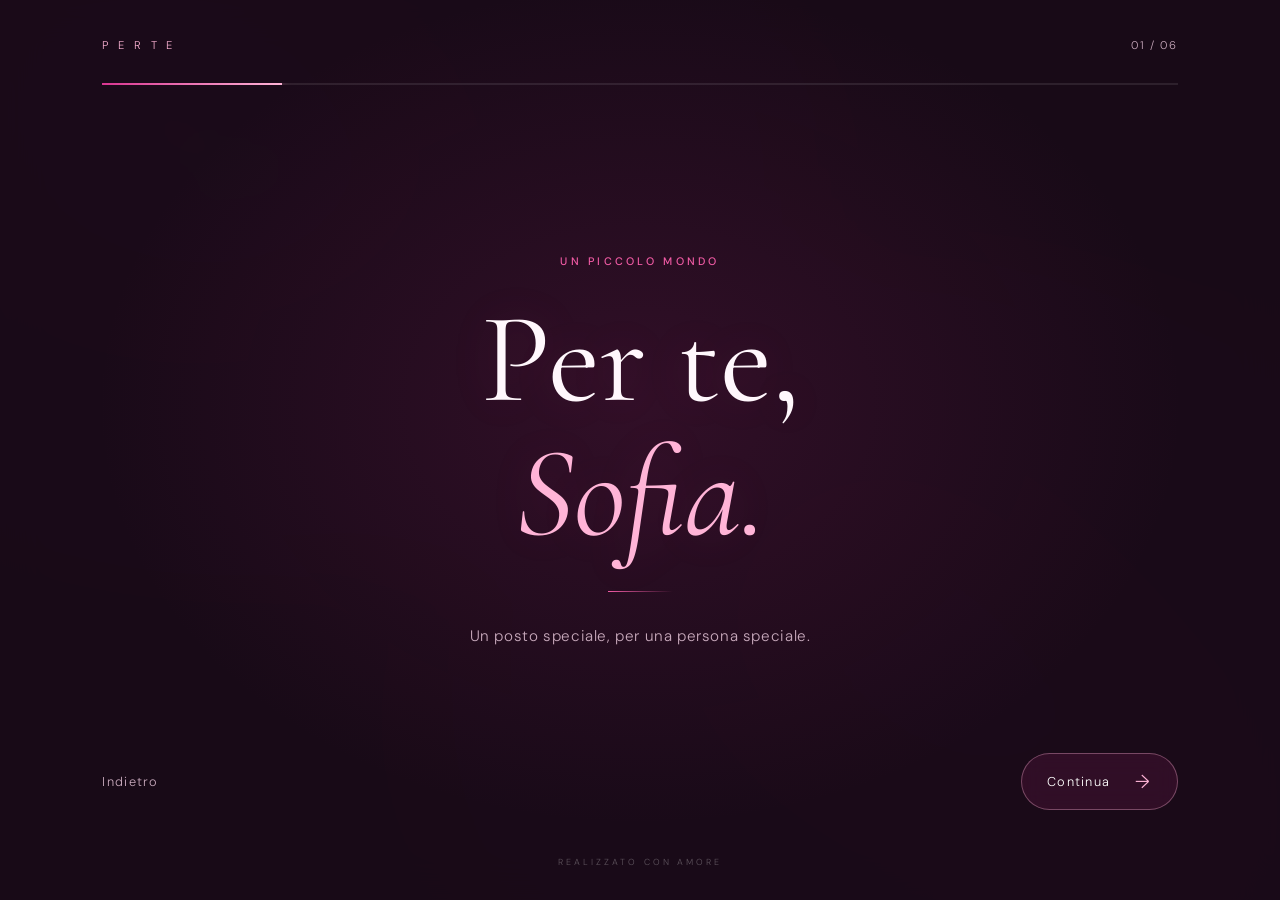
<file: index.html>
<!DOCTYPE html>
<html lang="it">

<head>
    <meta charset="UTF-8">
    <meta name="viewport" content="width=device-width, initial-scale=1.0">
    <meta name="theme-color" content="#260b20">

    <title>Per te, Sofia</title>

    <meta name="description" content="Un piccolo mondo fatto di ricordi, parole e momenti speciali.">

    <link rel="preconnect" href="https://fonts.googleapis.com">
    <link rel="preconnect" href="https://fonts.gstatic.com" crossorigin>

    <link href="https://fonts.googleapis.com/css2?family=Cormorant+Garamond:wght@400;500;600;700&family=DM+Sans:wght@300;400;500;600&display=swap" rel="stylesheet">

    <link rel="stylesheet" href="css/style.css">
</head>

<body>

    <!-- =====================================
         SFONDO ANIMATO
    ====================================== -->

    <div class="ambient-background">
        <div class="ambient-glow glow-one"></div>
        <div class="ambient-glow glow-two"></div>
        <div class="ambient-glow glow-three"></div>
        <div id="particles"></div>
    </div>


    <!-- =====================================
         SCHERMATA DI PRESENTAZIONE
    ====================================== -->

    <section id="presentation" class="presentation">

        <div class="presentation-top">
            <span class="presentation-brand">P E R   T E</span>
            <span class="presentation-counter" id="slideCounter">01 / 06</span>
        </div>

        <div class="presentation-progress">
            <div id="progressBar"></div>
        </div>

        <div class="slides-container">

            <!-- SLIDE 1 -->

            <article class="presentation-slide active" data-slide="0">

                <div class="slide-content">

                    <span class="eyebrow">UN PICCOLO MONDO</span>

                    <h1>
                        Per te,<br>
                        <span class="highlight">Sofia.</span>
                    </h1>

                    <div class="decorative-line"></div>

                    <p class="slide-description">
                        Un posto speciale, per una persona speciale.
                    </p>

                </div>

            </article>


            <!-- SLIDE 2 -->

            <article class="presentation-slide" data-slide="1">

                <div class="slide-content">

                    <span class="eyebrow">TUTTO HA UN INIZIO</span>

                    <h2>
                        La nostra<br>
                        <span class="highlight">storia.</span>
                    </h2>

                    <p class="slide-description">
                        <!-- TESTO PERSONALE -->
                    </p>

                </div>

            </article>


            <!-- SLIDE 3 -->

            <article class="presentation-slide" data-slide="2">

                <div class="slide-content">

                    <span class="eyebrow">PAROLE DAL CUORE</span>

                    <h2>
                        Quello che<br>
                        <span class="highlight">sento.</span>
                    </h2>

                    <p class="slide-description">
                        <!-- TESTO PERSONALE -->
                    </p>

                </div>

            </article>


            <!-- SLIDE 4 -->

            <article class="presentation-slide" data-slide="3">

                <div class="slide-content">

                    <span class="eyebrow">ISTANTI PREZIOSI</span>

                    <h2>
                        I nostri<br>
                        <span class="highlight">ricordi.</span>
                    </h2>

                    <p class="slide-description">
                        <!-- TESTO PERSONALE -->
                    </p>

                </div>

            </article>


            <!-- SLIDE 5 -->

            <article class="presentation-slide" data-slide="4">

                <div class="slide-content">

                    <span class="eyebrow">QUALCOSA DI SPECIALE</span>

                    <h2>
                        Per te,<br>
                        <span class="highlight">sempre.</span>
                    </h2>

                    <p class="slide-description">
                        <!-- TESTO PERSONALE -->
                    </p>

                </div>

            </article>


            <!-- SLIDE 6 -->

            <article class="presentation-slide" data-slide="5">

                <div class="slide-content final-slide">

                    <div class="final-heart">♡</div>

                    <span class="eyebrow">BENVENUTA</span>

                    <h2>
                        Questo è<br>
                        <span class="highlight">il nostro mondo.</span>
                    </h2>

                    <p class="slide-description">
                        Tutto quello che troverai qui è dedicato a noi.
                    </p>

                </div>

            </article>

        </div>


        <!-- CONTROLLI PRESENTAZIONE -->

        <div class="presentation-controls">

            <button id="previousSlide" class="previous-button" type="button">
                Indietro
            </button>

            <button id="nextSlide" class="next-button" type="button">

                <span id="nextButtonText">Continua</span>
                <span class="button-arrow">→</span>

            </button>

        </div>

        <div class="presentation-footer">
            REALIZZATO CON AMORE
        </div>

    </section>



    <!-- =====================================
         SITO PRINCIPALE
    ====================================== -->

    <main id="mainWebsite" class="main-website hidden">


        <!-- =================================
             HEADER E NAVIGAZIONE
        ================================== -->

        <header class="site-header">

            <a href="#home" class="site-logo">

                <span class="logo-symbol">♡</span>
                <span>Per te, Sofia</span>

            </a>


            <button
                class="menu-toggle"
                id="menuToggle"
                type="button"
                aria-label="Apri menu"
            >

                <span></span>
                <span></span>

            </button>


            <nav class="navigation" id="navigation">

                <a href="#home" class="nav-link active">
                    Home
                </a>

                <a href="#story" class="nav-link">
                    La nostra storia
                </a>

                <a href="#milestones" class="nav-link">
                    Il nostro percorso
                </a>

                <a href="#letter" class="nav-link">
                    Una lettera
                </a>

                <a href="#memories" class="nav-link">
                    Ricordi
                </a>

                <a href="#special" class="nav-link">
                    Per te
                </a>

            </nav>

        </header>



        <!-- =================================
             HOME
        ================================== -->

        <section id="home" class="website-section hero-section">

            <div class="hero-content">

                <span class="eyebrow">
                    UN POSTO SOLO NOSTRO
                </span>

                <h1>
                    Un piccolo<br>
                    <span class="highlight">universo.</span>
                </h1>

                <div class="decorative-line"></div>

                <p class="hero-description">
                    <!-- TESTO GESTITO DA CONTENT.JS -->
                </p>

                <a href="#story" class="elegant-button">

                    Scopri il nostro mondo
                    <span>→</span>

                </a>

            </div>


            <div class="hero-decoration">

                <div class="orbit orbit-one"></div>
                <div class="orbit orbit-two"></div>
                <div class="orbit-heart">♡</div>

            </div>

        </section>



        <!-- =================================
             CAPITOLO I - LA NOSTRA STORIA
        ================================== -->

        <section id="story" class="website-section content-section">

            <div class="section-heading">

                <span class="eyebrow">
                    CAPITOLO I
                </span>

                <h2>
                    La nostra <span class="highlight">storia.</span>
                </h2>

                <p>
                    <!-- INTRODUZIONE GESTITA DA CONTENT.JS -->
                </p>

            </div>


            <div id="storyCards" class="cards-grid">

                <!-- LE CARD VENGONO GENERATE DA APP.JS -->

            </div>

        </section>



        <!-- =================================
             CAPITOLO II - TIMELINE
        ================================== -->

        <section
            id="milestones"
            class="website-section content-section milestones-section"
        >

            <div class="section-heading">

                <span class="eyebrow">
                    CAPITOLO II
                </span>

                <h2>
                    Il nostro <span class="highlight">percorso.</span>
                </h2>

                <p id="milestoneIntroduction">
                    Ogni storia è fatta di momenti speciali.
                    Alcuni li abbiamo già vissuti, altri ci aspettano.
                </p>

            </div>


            <!-- CONTENITORE TIMELINE -->

            <div class="milestone-wrapper">

                <div
                    id="milestoneTimeline"
                    class="milestone-timeline"
                    aria-label="Timeline dei nostri traguardi"
                >

                    <!--
                        I TRAGUARDI VENGONO GENERATI AUTOMATICAMENTE
                        DA APP.JS IN BASE ALLE DATE PRESENTI
                        IN CONTENT.JS.
                    -->

                </div>

            </div>


            <!-- CHIUSURA TIMELINE -->

            <div class="milestone-footer">

                <span class="milestone-footer-line"></span>

                <p>
                    Il bello deve ancora venire.
                </p>

                <span class="milestone-footer-line"></span>

            </div>

        </section>



        <!-- =================================
             CAPITOLO III - LETTERA
        ================================== -->

        <section
            id="letter"
            class="website-section content-section letter-section"
        >

            <div class="section-heading">

                <span class="eyebrow">
                    CAPITOLO III
                </span>

                <h2>
                    Una lettera <span class="highlight">per te.</span>
                </h2>

            </div>


            <article class="letter-card">

                <div class="letter-decoration">♡</div>

                <div class="letter-body">

                    <p class="letter-greeting">
                        <!-- SALUTO -->
                    </p>

                    <div class="letter-text">
                        <!-- LETTERA GESTITA DA CONTENT.JS -->
                    </div>

                    <p class="letter-signature">
                        <!-- FIRMA -->
                    </p>

                </div>

            </article>

        </section>



        <!-- =================================
             CAPITOLO IV - RICORDI
        ================================== -->

        <section
            id="memories"
            class="website-section content-section memories-section"
        >

            <div class="section-heading">

                <span class="eyebrow">
                    CAPITOLO IV
                </span>

                <h2>
                    I nostri <span class="highlight">ricordi.</span>
                </h2>

                <p>
                    <!-- INTRODUZIONE GESTITA DA CONTENT.JS -->
                </p>

            </div>


            <div id="memoryGallery" class="memory-gallery">

                <!--
                    I RICORDI VENGONO GENERATI AUTOMATICAMENTE
                    DA APP.JS UTILIZZANDO CONTENT.JS.
                -->

            </div>


            <p class="gallery-note">
                <!-- NOTA GESTITA DA CONTENT.JS -->
            </p>

        </section>



        <!-- =================================
             CAPITOLO V - DEDICA FINALE
        ================================== -->

        <section
            id="special"
            class="website-section content-section special-section"
        >

            <div class="special-content">

                <span class="eyebrow">
                    CAPITOLO V
                </span>

                <div class="special-heart">♡</div>

                <h2>
                    Qualcosa di<br>
                    <span class="highlight">speciale.</span>
                </h2>

                <p>
                    <!-- DEDICA GESTITA DA CONTENT.JS -->
                </p>

                <div class="decorative-line"></div>

                <span class="special-signature">
                    <!-- FIRMA -->
                </span>

            </div>

        </section>



        <!-- =================================
             FOOTER
        ================================== -->

        <footer class="site-footer">

            <div class="footer-heart">♡</div>

            <p>
                Un piccolo mondo, tutto nostro.
            </p>

            <span>
                PER TE, SOFIA
            </span>

        </footer>

    </main>



    <!-- =====================================
         JAVASCRIPT
    ====================================== -->

    <script src="js/content.js"></script>
    <script src="js/presentation.js"></script>
    <script src="js/app.js"></script>

</body>

</html>
</file>
<file: css/style.css>
/* =========================================
   PER TE, SOFIA
   Romantic Design System
========================================= */

:root {
    --bg: #190b18;
    --bg-light: #261024;
    --surface: #32152d;
    --surface-light: #402039;

    --pink: #f15ba5;
    --fuchsia: #d93691;
    --rose: #ffb4d7;
    --soft-pink: #f9d7e9;

    --white: #fff7fc;
    --muted: #c9aabd;

    --border: rgba(255, 190, 220, 0.14);

    --font-heading: 'Cormorant Garamond', serif;
    --font-body: 'DM Sans', sans-serif;

    --transition: 0.6s cubic-bezier(.22, 1, .36, 1);
}

* {
    margin: 0;
    padding: 0;
    box-sizing: border-box;
    scroll-behavior: smooth;
}

html {
    scroll-padding-top: 100px;
}

body {
    background: var(--bg);
    color: var(--white);
    font-family: var(--font-body);
    font-weight: 300;
    overflow-x: hidden;
}

button, a {
    font: inherit;
}

button {
    cursor: pointer;
}

a {
    text-decoration: none;
    color: inherit;
}

::selection {
    background: var(--fuchsia);
    color: white;
}


/* =========================================
   BACKGROUND
========================================= */

.ambient-background {
    position: fixed;
    inset: 0;
    z-index: -2;
    overflow: hidden;
    background:
        radial-gradient(ellipse at 20% 20%, #481c3a 0%, transparent 45%),
        radial-gradient(ellipse at 80% 80%, #38132d 0%, transparent 50%),
        var(--bg);
}

.ambient-glow {
    position: absolute;
    width: 450px;
    height: 450px;
    border-radius: 50%;
    filter: blur(120px);
    opacity: .17;
    animation: glowMovement 16s ease-in-out infinite alternate;
}

.glow-one {
    background: #f13591;
    top: -180px;
    left: -120px;
}

.glow-two {
    background: #9e286d;
    bottom: -200px;
    right: -100px;
    animation-delay: -5s;
}

.glow-three {
    background: #e75caa;
    top: 40%;
    left: 50%;
    animation-delay: -9s;
}

@keyframes glowMovement {
    from {
        transform: translate(0, 0) scale(1);
    }

    to {
        transform: translate(80px, 60px) scale(1.3);
    }
}

#particles {
    position: absolute;
    inset: 0;
    pointer-events: none;
}


/* =========================================
   TYPOGRAPHY
========================================= */

h1, h2, h3 {
    font-family: var(--font-heading);
    font-weight: 400;
    line-height: 1.05;
}

h1 {
    font-size: clamp(4rem, 10vw, 8rem);
}

h2 {
    font-size: clamp(3rem, 7vw, 5.5rem);
}

.highlight {
    color: var(--rose);
    font-style: italic;
}

.eyebrow {
    display: inline-block;
    color: var(--pink);
    font-size: .68rem;
    letter-spacing: .3em;
    font-weight: 500;
    margin-bottom: 25px;
}

.decorative-line {
    width: 65px;
    height: 1px;
    background: linear-gradient(90deg, var(--pink), transparent);
    margin: 30px auto;
}


/* =========================================
   PRESENTATION
========================================= */

.presentation {
    position: fixed;
    inset: 0;
    z-index: 100;
    display: flex;
    flex-direction: column;
    justify-content: center;
    padding: 35px 8%;
    background:
        radial-gradient(ellipse at 50% 45%, rgba(130, 32, 90, .23), transparent 60%),
        rgba(25, 11, 24, .97);
    backdrop-filter: blur(20px);
    transition: opacity 1s ease, visibility 1s ease;
}

.presentation.hide {
    opacity: 0;
    visibility: hidden;
    pointer-events: none;
}

.presentation-top {
    position: absolute;
    top: 38px;
    left: 8%;
    right: 8%;
    display: flex;
    justify-content: space-between;
    align-items: center;
}

.presentation-brand {
    font-size: .7rem;
    letter-spacing: .3em;
    color: var(--rose);
}

.presentation-counter {
    font-size: .7rem;
    letter-spacing: .15em;
    color: var(--muted);
}

.presentation-progress {
    position: absolute;
    top: 83px;
    left: 8%;
    right: 8%;
    height: 2px;
    background: rgba(255,255,255,.09);
    overflow: hidden;
}

#progressBar {
    height: 100%;
    width: 16.66%;
    background: linear-gradient(90deg, var(--fuchsia), var(--rose));
    transition: width .7s ease;
    box-shadow: 0 0 12px var(--pink);
}

.slides-container {
    width: 100%;
    max-width: 1100px;
    margin: auto;
    position: relative;
    min-height: 390px;
    display: grid;
    place-items: center;
}

.presentation-slide {
    position: absolute;
    width: 100%;
    text-align: center;
    opacity: 0;
    visibility: hidden;
    transform: translateY(35px) scale(.97);
    filter: blur(8px);
    transition:
        opacity .8s ease,
        transform .9s cubic-bezier(.22, 1, .36, 1),
        filter .8s ease,
        visibility .8s;
}

.presentation-slide.active {
    opacity: 1;
    visibility: visible;
    transform: translateY(0) scale(1);
    filter: blur(0);
}

.slide-content {
    max-width: 850px;
    margin: auto;
}

.slide-content h1,
.slide-content h2 {
    text-shadow: 0 0 50px rgba(241, 91, 165, .13);
}

.slide-description {
    max-width: 500px;
    margin: 0 auto;
    color: var(--muted);
    font-size: .95rem;
    line-height: 1.9;
    letter-spacing: .04em;
}

.final-heart {
    font-size: 4rem;
    color: var(--pink);
    margin-bottom: 25px;
    animation: heartbeat 2s ease-in-out infinite;
}

@keyframes heartbeat {
    0%, 100% {
        transform: scale(1);
    }

    50% {
        transform: scale(1.14);
    }
}


/* PRESENTATION BUTTONS */

.presentation-controls {
    position: absolute;
    bottom: 90px;
    left: 8%;
    right: 8%;
    display: flex;
    justify-content: space-between;
    align-items: center;
}

.previous-button,
.next-button {
    border: 0;
    background: none;
    color: var(--muted);
    font-size: .8rem;
    letter-spacing: .1em;
    transition: var(--transition);
}

.previous-button:hover {
    color: white;
}

.next-button {
    display: flex;
    align-items: center;
    gap: 25px;
    padding: 15px 25px;
    color: white;
    border: 1px solid rgba(255, 180, 215, .35);
    border-radius: 50px;
    background: rgba(217, 54, 145, .12);
    backdrop-filter: blur(10px);
}

.next-button:hover {
    background: rgba(217, 54, 145, .3);
    border-color: var(--pink);
    transform: translateX(4px);
    box-shadow: 0 0 30px rgba(217, 54, 145, .2);
}

.button-arrow {
    color: var(--rose);
    font-size: 1.2rem;
}

.presentation-footer {
    position: absolute;
    bottom: 32px;
    left: 0;
    right: 0;
    text-align: center;
    font-size: .55rem;
    letter-spacing: .35em;
    color: rgba(255,255,255,.3);
}


/* =========================================
   MAIN WEBSITE
========================================= */

.hidden {
    display: none !important;
}

.main-website {
    opacity: 0;
    transition: opacity 1s ease;
}

.main-website.visible {
    opacity: 1;
}

.website-section {
    position: relative;
    padding: 130px 8%;
}

.content-section {
    max-width: 1450px;
    margin: auto;
}

.section-heading {
    text-align: center;
    margin-bottom: 75px;
}

.section-heading p {
    margin-top: 20px;
    color: var(--muted);
    line-height: 1.8;
}


/* =========================================
   HEADER
========================================= */

.site-header {
    position: sticky;
    top: 0;
    z-index: 50;
    min-height: 85px;
    padding: 0 8%;
    display: flex;
    justify-content: space-between;
    align-items: center;
    border-bottom: 1px solid var(--border);
    background: rgba(25, 11, 24, .8);
    backdrop-filter: blur(25px);
}

.site-logo {
    display: flex;
    align-items: center;
    gap: 12px;
    font-family: var(--font-heading);
    font-size: 1.5rem;
    color: var(--soft-pink);
}

.logo-symbol {
    color: var(--pink);
    font-size: 1.8rem;
}

.navigation {
    display: flex;
    gap: 35px;
    align-items: center;
}

.nav-link {
    color: var(--muted);
    font-size: .78rem;
    transition: color .3s ease;
}

.nav-link:hover,
.nav-link.active {
    color: var(--rose);
}

.menu-toggle {
    display: none;
    background: none;
    border: none;
    color: white;
}


/* =========================================
   HERO
========================================= */

.hero-section {
    min-height: 780px;
    display: flex;
    justify-content: center;
    align-items: center;
    text-align: center;
    overflow: hidden;
}

.hero-content {
    position: relative;
    z-index: 2;
    max-width: 750px;
}

.hero-description {
    color: var(--muted);
    max-width: 480px;
    line-height: 1.9;
    margin: 0 auto 35px;
}

.elegant-button {
    display: inline-flex;
    align-items: center;
    gap: 25px;
    padding: 16px 28px;
    border: 1px solid rgba(255,180,215,.4);
    border-radius: 50px;
    color: white;
    font-size: .8rem;
    transition: var(--transition);
}

.elegant-button:hover {
    background: var(--fuchsia);
    transform: translateY(-5px);
    box-shadow: 0 10px 40px rgba(217,54,145,.25);
}

.elegant-button span {
    color: var(--rose);
}


/* ORBIT DECORATION */

.hero-decoration {
    position: absolute;
    width: 500px;
    height: 500px;
    opacity: .22;
    pointer-events: none;
}

.orbit {
    position: absolute;
    inset: 0;
    border: 1px solid var(--pink);
    border-radius: 50%;
}

.orbit-one {
    transform: rotateX(65deg) rotateZ(20deg);
    animation: orbitRotation 20s linear infinite;
}

.orbit-two {
    transform: rotateY(65deg) rotateZ(-20deg);
    animation: orbitRotation 25s linear infinite reverse;
}

.orbit-heart {
    position: absolute;
    inset: 0;
    display: grid;
    place-items: center;
    color: var(--rose);
    font-size: 8rem;
    text-shadow: 0 0 50px var(--pink);
}

@keyframes orbitRotation {
    to {
        rotate: 360deg;
    }
}


/* =========================================
   CARDS
========================================= */

.cards-grid {
    display: grid;
    grid-template-columns: repeat(3, minmax(0, 1fr));
    gap: 25px;
}

.romantic-card {
    position: relative;
    padding: 35px;
    min-height: 230px;
    border: 1px solid var(--border);
    border-radius: 18px;
    background: linear-gradient(145deg, rgba(76, 31, 62, .65), rgba(40, 17, 37, .8));
    backdrop-filter: blur(15px);
    transition: var(--transition);
}

.romantic-card:hover {
    transform: translateY(-8px);
    border-color: rgba(241, 91, 165, .45);
    box-shadow: 0 20px 60px rgba(0,0,0,.2);
}

.card-icon {
    color: var(--pink);
    font-size: 1.7rem;
    margin-bottom: 25px;
}

.card-date {
    display: block;
    color: var(--pink);
    font-size: .65rem;
    letter-spacing: .2em;
    margin-bottom: 15px;
}

.romantic-card h3 {
    font-size: 1.8rem;
    margin-bottom: 15px;
    color: var(--soft-pink);
}

.romantic-card p {
    color: var(--muted);
    font-size: .85rem;
    line-height: 1.8;
}


/* =========================================
   LETTER
========================================= */

.letter-section {
    padding-top: 150px;
    padding-bottom: 150px;
}

.letter-card {
    max-width: 850px;
    margin: auto;
    position: relative;
    padding: 70px;
    border: 1px solid rgba(255,180,215,.2);
    border-radius: 20px;
    background:
        linear-gradient(145deg, rgba(78, 31, 62, .7), rgba(37, 15, 34, .9));
    box-shadow: 0 30px 100px rgba(0,0,0,.2);
}

.letter-decoration {
    font-size: 2rem;
    color: var(--pink);
    margin-bottom: 35px;
}

.letter-body {
    font-family: var(--font-heading);
    font-size: 1.45rem;
    line-height: 1.9;
    color: var(--soft-pink);
}

.letter-greeting {
    margin-bottom: 25px;
}

.letter-text {
    white-space: pre-line;
}

.letter-signature {
    margin-top: 40px;
    text-align: right;
    font-style: italic;
    color: var(--rose);
}


/* =========================================
   MEMORIES
========================================= */

.memory-gallery {
    display: grid;
    grid-template-columns: repeat(3, minmax(0, 1fr));
    gap: 25px;
}

.memory-card {
    overflow: hidden;
    border: 1px solid var(--border);
    border-radius: 16px;
    background: rgba(57, 24, 49, .65);
    transition: var(--transition);
}

.memory-card:hover {
    transform: translateY(-8px);
    border-color: rgba(241,91,165,.5);
    box-shadow: 0 20px 50px rgba(0,0,0,.2);
}

.memory-image-placeholder {
    aspect-ratio: 4 / 3;
    display: grid;
    place-items: center;
    background:
        radial-gradient(circle, rgba(241,91,165,.2), transparent 65%),
        linear-gradient(135deg, #49223d, #291328);
    color: var(--rose);
    font-size: 3rem;
}

.memory-image-placeholder img {
    width: 100%;
    height: 100%;
    object-fit: cover;
}

.memory-caption {
    padding: 25px;
}

.memory-caption h3 {
    color: var(--soft-pink);
    font-size: 1.6rem;
    margin-bottom: 10px;
}

.memory-caption p {
    color: var(--muted);
    font-size: .8rem;
    line-height: 1.8;
}

.gallery-note {
    max-width: 550px;
    margin: 45px auto 0;
    text-align: center;
    color: var(--muted);
    font-size: .75rem;
    line-height: 1.9;
    font-style: italic;
}


/* =========================================
   SPECIAL SECTION
========================================= */

.special-section {
    min-height: 600px;
    display: grid;
    place-items: center;
    text-align: center;
}

.special-content {
    max-width: 650px;
}

.special-heart {
    color: var(--pink);
    font-size: 5rem;
    margin: 20px 0 30px;
    animation: heartbeat 2.5s ease-in-out infinite;
    text-shadow: 0 0 35px rgba(241,91,165,.4);
}

.special-content p {
    color: var(--muted);
    line-height: 1.9;
    margin-top: 25px;
}

.special-signature {
    color: var(--rose);
    font-family: var(--font-heading);
    font-size: 1.6rem;
    font-style: italic;
}


/* =========================================
   FOOTER
========================================= */

.site-footer {
    padding: 65px 20px;
    text-align: center;
    border-top: 1px solid var(--border);
    background: rgba(0,0,0,.12);
}

.footer-heart {
    font-size: 2rem;
    color: var(--pink);
    margin-bottom: 15px;
}

.site-footer p {
    color: var(--soft-pink);
    font-family: var(--font-heading);
    font-size: 1.5rem;
}

.site-footer span {
    display: block;
    margin-top: 20px;
    color: var(--muted);
    font-size: .6rem;
    letter-spacing: .3em;
}


/* =========================================
   RESPONSIVE
========================================= */

@media (max-width: 900px) {

    .navigation {
        gap: 18px;
    }

    .cards-grid,
    .memory-gallery {
        grid-template-columns: repeat(2, minmax(0, 1fr));
    }

    .website-section {
        padding: 100px 6%;
    }

}

@media (max-width: 650px) {

    .site-header {
        min-height: 75px;
        padding: 0 6%;
    }

    .menu-toggle {
        display: flex;
        flex-direction: column;
        gap: 6px;
        padding: 10px;
    }

    .menu-toggle span {
        width: 23px;
        height: 1px;
        background: var(--rose);
    }

    .navigation {
        position: absolute;
        top: 75px;
        left: 0;
        right: 0;
        display: flex;
        flex-direction: column;
        align-items: stretch;
        gap: 0;
        padding: 10px 6%;
        background: rgba(25,11,24,.97);
        backdrop-filter: blur(20px);
        border-bottom: 1px solid var(--border);
        opacity: 0;
        visibility: hidden;
        transform: translateY(-10px);
        transition: var(--transition);
    }

    .navigation.open {
        opacity: 1;
        visibility: visible;
        transform: translateY(0);
    }

    .nav-link {
        padding: 15px 5px;
        border-bottom: 1px solid var(--border);
    }

    .website-section {
        padding: 85px 6%;
    }

    .hero-section {
        min-height: 700px;
    }

    .hero-decoration {
        width: 300px;
        height: 300px;
    }

    .cards-grid,
    .memory-gallery {
        grid-template-columns: 1fr;
    }

    .letter-card {
        padding: 35px 25px;
    }

    .letter-body {
        font-size: 1.2rem;
    }

    .presentation {
        padding: 25px 6%;
    }

    .presentation-top {
        left: 6%;
        right: 6%;
    }

    .presentation-progress {
        left: 6%;
        right: 6%;
    }

    .presentation-controls {
        left: 6%;
        right: 6%;
        bottom: 75px;
    }

    .slides-container {
        min-height: 350px;
    }

    .slide-description {
        font-size: .82rem;
        padding: 0 10px;
    }

    .next-button {
        padding: 13px 18px;
        gap: 12px;
    }

    .section-heading {
        margin-bottom: 50px;
    }

}

@media (prefers-reduced-motion: reduce) {
    *, *::before, *::after {
        animation-duration: .01ms !important;
        animation-iteration-count: 1 !important;
        scroll-behavior: auto !important;
        transition-duration: .01ms !important;
    }
}


/* =========================================
   SCROLL REVEAL
========================================= */

.reveal {
    opacity: 0;
    transform: translateY(35px);
    filter: blur(5px);

    transition:
        opacity 1s ease,
        transform 1s cubic-bezier(.22, 1, .36, 1),
        filter 1s ease;
}

.reveal.revealed {
    opacity: 1;
    transform: translateY(0);
    filter: blur(0);
}


/* =========================================
   FLOATING PARTICLES
========================================= */

.ambient-particle {
    position: absolute;
    bottom: -20px;

    width: 3px;
    height: 3px;

    border-radius: 50%;

    background: #ffb4d7;

    box-shadow:
        0 0 8px #f15ba5,
        0 0 18px rgba(241, 91, 165, .5);

    animation: particleFloat linear infinite;
}

@keyframes particleFloat {

    0% {
        transform: translateY(0) translateX(0);
        opacity: 0;
    }

    15% {
        opacity: .7;
    }

    85% {
        opacity: .5;
    }

    100% {
        transform: translateY(-110vh) translateX(35px);
        opacity: 0;
    }

}


/* =========================================
   EMPTY MEMORIES
========================================= */

.empty-memories {
    grid-column: 1 / -1;

    min-height: 200px;

    display: flex;
    flex-direction: column;
    justify-content: center;
    align-items: center;

    gap: 15px;

    border: 1px dashed rgba(255, 180, 215, .3);

    border-radius: 18px;

    background: rgba(255, 255, 255, .015);

    color: var(--muted);
}

.empty-memories span {
    font-size: 3rem;
    color: var(--pink);
}

.empty-memories p {
    font-family: var(--font-heading);
    font-size: 1.5rem;
}


/* =========================================
   MEMORY LIGHTBOX
========================================= */

.memory-card {
    cursor: pointer;
}

.memory-lightbox {
    position: fixed;
    inset: 0;
    z-index: 9999;

    display: flex;
    flex-direction: column;
    align-items: center;
    justify-content: center;

    padding: 30px;

    background: rgba(15, 5, 15, 0.94);
    backdrop-filter: blur(18px);

    opacity: 0;
    visibility: hidden;

    transition:
        opacity 0.35s ease,
        visibility 0.35s ease;
}

.memory-lightbox.active {
    opacity: 1;
    visibility: visible;
}

.memory-lightbox img {
    max-width: min(90vw, 1100px);
    max-height: 78vh;

    object-fit: contain;

    border-radius: 12px;

    box-shadow: 0 20px 80px rgba(0, 0, 0, 0.45);

    transform: scale(0.94);
    transition: transform 0.4s ease;
}

.memory-lightbox.active img {
    transform: scale(1);
}

.memory-lightbox p {
    color: #f5c4d9;
    margin-top: 20px;
    text-align: center;
    font-family: "Cormorant Garamond", serif;
    font-size: 23px;
}

.lightbox-close {
    position: absolute;
    top: 25px;
    right: 35px;

    border: none;
    background: transparent;

    color: white;
    font-size: 42px;
    cursor: pointer;

    transition: transform 0.3s ease;
}

.lightbox-close:hover {
    transform: rotate(90deg);
}


/* =========================================
   PER TE, SOFIA
   MILESTONE TIMELINE
========================================= */

.milestones-section {
    padding-top: 140px;
    padding-bottom: 120px;
    overflow: hidden;
}

.milestones-section .section-heading {
    margin-bottom: 85px;
}

.milestone-wrapper {
    width: 100%;
    max-width: 850px;
    margin: 0 auto;
    padding: 10px 0;
}

/* CONTENITORE TIMELINE */

.milestone-timeline {
    --timeline-progress: 0%;

    position: relative;
    display: flex;
    flex-direction: column;
    gap: 28px;
    width: 100%;
    padding: 15px 0;
}

/* LINEA DI BASE */

.milestone-timeline::before {
    content: "";
    position: absolute;
    top: 25px;
    bottom: 25px;
    left: 14px;
    width: 2px;

    background: rgba(255, 180, 215, .13);

    transform: translateX(-50%);
}

/* LINEA CHE SI RIEMPIE */

.milestone-timeline::after {
    content: "";
    position: absolute;
    top: 25px;
    bottom: 25px;
    left: 14px;
    width: 2px;

    background: linear-gradient(
        180deg,
        var(--rose),
        var(--pink),
        var(--fuchsia)
    );

    background-size: 100% var(--timeline-progress);
    background-repeat: no-repeat;
    background-position: top left;

    transform: translateX(-50%);

    filter: drop-shadow(0 0 5px rgba(241, 91, 165, .6));

    transition: background-size 1.8s cubic-bezier(.22, 1, .36, 1);

    pointer-events: none;
}

/* SINGOLO TRAGUARDO */

.milestone-item {
    position: relative;
    z-index: 1;

    display: grid;
    grid-template-columns: 29px minmax(0, 1fr);
    align-items: start;
    column-gap: 25px;

    width: 100%;
}

/* NODO DELLA TIMELINE */

.milestone-marker {
    position: relative;
    z-index: 3;

    width: 15px;
    height: 15px;

    margin-top: 29px;
    margin-left: 7px;

    border-radius: 50%;

    border: 2px solid rgba(255, 180, 215, .35);
    background: var(--bg);

    transition:
        background .6s ease,
        border-color .6s ease,
        box-shadow .6s ease,
        transform .6s ease;
}

/* NODO RAGGIUNTO */

.milestone-item.completed .milestone-marker {
    background: var(--pink);
    border-color: var(--rose);

    box-shadow:
        0 0 0 5px rgba(241, 91, 165, .10),
        0 0 15px rgba(241, 91, 165, .65),
        0 0 30px rgba(217, 54, 145, .3);

    animation: milestonePulse 3s ease-in-out infinite;
}

/* NODO FUTURO */

.milestone-item.upcoming .milestone-marker {
    background: var(--surface);
    border-color: rgba(255, 180, 215, .3);
}

/* ANIMAZIONE NODO */

@keyframes milestonePulse {
    0%, 100% {
        box-shadow:
            0 0 0 5px rgba(241, 91, 165, .08),
            0 0 12px rgba(241, 91, 165, .4);
    }

    50% {
        box-shadow:
            0 0 0 8px rgba(241, 91, 165, .12),
            0 0 22px rgba(241, 91, 165, .75);
    }
}

/* =========================================
   MILESTONE CARD
========================================= */

.milestone-card {
    position: relative;
    overflow: hidden;

    padding: 30px 35px;

    border: 1px solid var(--border);
    border-radius: 17px;

    background: linear-gradient(
        145deg,
        rgba(76, 31, 62, .68),
        rgba(40, 17, 37, .82)
    );

    backdrop-filter: blur(15px);

    transition:
        transform .6s cubic-bezier(.22, 1, .36, 1),
        border-color .5s ease,
        background .5s ease,
        box-shadow .5s ease;
}

/* DECORAZIONE INTERNA */

.milestone-card::before {
    content: "";
    position: absolute;
    top: 0;
    left: 0;

    width: 3px;
    height: 100%;

    background: linear-gradient(
        180deg,
        var(--rose),
        var(--fuchsia)
    );

    opacity: 0;

    transition: opacity .5s ease;
}

/* RIFLESSO */

.milestone-card::after {
    content: "";
    position: absolute;
    top: -100%;
    left: -50%;

    width: 40%;
    height: 300%;

    background: linear-gradient(
        90deg,
        transparent,
        rgba(255, 255, 255, .035),
        transparent
    );

    transform: rotate(25deg);

    transition: left .9s ease;

    pointer-events: none;
}

/* CARD COMPLETATE */

.milestone-item.completed .milestone-card {
    border-color: rgba(241, 91, 165, .25);

    background: linear-gradient(
        145deg,
        rgba(85, 32, 68, .78),
        rgba(43, 17, 39, .9)
    );
}

.milestone-item.completed .milestone-card::before {
    opacity: 1;
}

/* CARD FUTURE */

.milestone-item.upcoming .milestone-card {
    border-color: rgba(255, 180, 215, .10);
    background: rgba(42, 20, 39, .65);
}

.milestone-item.upcoming .milestone-card::before {
    opacity: .15;
}

/* HOVER */

.milestone-card:hover {
    transform: translateY(-5px);

    border-color: rgba(241, 91, 165, .5);

    box-shadow:
        0 15px 45px rgba(0, 0, 0, .2),
        0 0 25px rgba(217, 54, 145, .07);
}

.milestone-card:hover::after {
    left: 120%;
}

/* =========================================
   TESTI CARD
========================================= */

.milestone-date {
    display: block;

    margin-bottom: 13px;

    color: var(--pink);

    font-size: .68rem;
    font-weight: 500;
    letter-spacing: .2em;
    text-transform: uppercase;
}

.milestone-item.upcoming .milestone-date {
    color: rgba(255, 180, 215, .65);
}

.milestone-title {
    margin-bottom: 12px;

    color: var(--soft-pink);

    font-family: var(--font-heading);
    font-size: clamp(1.65rem, 3vw, 2.15rem);
    font-weight: 500;
    line-height: 1.15;
}

.milestone-description {
    color: var(--muted);

    font-size: .86rem;
    font-weight: 300;
    line-height: 1.85;
}

.milestone-status {
    display: inline-flex;
    align-items: center;
    gap: 8px;

    margin-top: 22px;
    padding: 7px 12px;

    border: 1px solid rgba(241, 91, 165, .22);
    border-radius: 30px;

    color: var(--rose);

    background: rgba(217, 54, 145, .09);

    font-size: .62rem;
    font-weight: 500;
    letter-spacing: .12em;
    text-transform: uppercase;
}

.milestone-item.upcoming .milestone-status {
    color: var(--muted);

    border-color: rgba(255, 180, 215, .13);

    background: rgba(255, 255, 255, .025);
}

/* =========================================
   FOOTER TIMELINE
========================================= */

.milestone-footer {
    display: flex;
    justify-content: center;
    align-items: center;
    gap: 22px;

    margin-top: 65px;
}

.milestone-footer p {
    color: var(--rose);

    font-family: var(--font-heading);
    font-size: 1.5rem;
    font-style: italic;

    white-space: nowrap;
}

.milestone-footer-line {
    width: 45px;
    height: 1px;

    background: linear-gradient(
        90deg,
        transparent,
        var(--pink)
    );
}

.milestone-footer-line:last-child {
    transform: rotate(180deg);
}

/* =========================================
   TIMELINE SCROLL REVEAL
========================================= */

.milestone-item.reveal {
    opacity: 0;
    transform: translateY(35px);
    filter: blur(5px);

    transition:
        opacity .9s ease,
        transform .9s cubic-bezier(.22, 1, .36, 1),
        filter .9s ease;
}

.milestone-item.reveal.revealed {
    opacity: 1;
    transform: translateY(0);
    filter: blur(0);
}

/* =========================================
   RESPONSIVE TIMELINE
========================================= */

@media (max-width: 650px) {

    .milestones-section {
        padding-top: 90px;
        padding-bottom: 90px;
    }

    .milestones-section .section-heading {
        margin-bottom: 55px;
    }

    .milestone-wrapper {
        padding: 0;
    }

    .milestone-timeline {
        gap: 22px;
    }

    .milestone-timeline::before,
    .milestone-timeline::after {
        left: 10px;
    }

    .milestone-item {
        grid-template-columns: 21px minmax(0, 1fr);
        column-gap: 17px;
    }

    .milestone-marker {
        width: 13px;
        height: 13px;

        margin-top: 25px;
        margin-left: 4px;
    }

    .milestone-card {
        padding: 24px 21px;
        border-radius: 14px;
    }

    .milestone-title {
        font-size: 1.65rem;
    }

    .milestone-description {
        font-size: .8rem;
    }

    .milestone-date {
        font-size: .6rem;
        letter-spacing: .15em;
    }

    .milestone-status {
        font-size: .57rem;
        margin-top: 17px;
    }

    .milestone-footer {
        gap: 12px;
        margin-top: 45px;
    }

    .milestone-footer p {
        font-size: 1.2rem;
    }

    .milestone-footer-line {
        width: 25px;
    }

}

/* =========================================
   ACCESSIBILITÀ
========================================= */

@media (prefers-reduced-motion: reduce) {

    .milestone-item.completed .milestone-marker {
        animation: none;
    }

    .milestone-timeline::after {
        transition: none;
    }

    .milestone-card,
    .milestone-marker {
        transition: none;
    }

}

/* =========================================
   MEMORY ALBUM CARDS
========================================= */

.memory-album-card {
    position: relative;
    overflow: hidden;
    display: flex;
    flex-direction: column;
    min-height: 310px;
    border: 1px solid var(--border);
    border-radius: 16px;
    background: var(--surface);
    cursor: pointer;
    transition:
        transform 0.4s ease,
        border-color 0.4s ease,
        box-shadow 0.4s ease;
}

.memory-album-card:hover {
    transform: translateY(-7px);
    border-color: rgba(241, 91, 165, 0.45);
    box-shadow: 0 18px 45px rgba(0, 0, 0, 0.22);
}

.memory-album-card:focus-visible {
    outline: 2px solid var(--pink);
    outline-offset: 5px;
}

.album-card-cover {
    position: relative;
    min-height: 175px;
    display: flex;
    align-items: center;
    justify-content: center;
    overflow: hidden;
    background:
        radial-gradient(
            circle at 50% 40%,
            rgba(241, 91, 165, 0.22),
            transparent 65%
        ),
        linear-gradient(
            135deg,
            #402039,
            #261024
        );
}

.album-card-cover::before,
.album-card-cover::after {
    content: "";
    position: absolute;
    width: 190px;
    height: 190px;
    border: 1px solid rgba(255, 180, 215, 0.12);
    border-radius: 50%;
}

.album-card-cover::after {
    width: 250px;
    height: 250px;
}

.album-cover-decoration {
    position: relative;
    z-index: 1;
    color: var(--rose);
    font-family: "Cormorant Garamond", serif;
    font-size: 65px;
    font-weight: 300;
    transition: transform 0.5s ease;
}

.memory-album-card:hover .album-cover-decoration {
    transform: scale(1.15);
}

.album-cover-label {
    position: absolute;
    bottom: 18px;
    z-index: 1;
    color: var(--muted);
    font-size: 9px;
    letter-spacing: 2px;
}

.album-card-caption {
    display: flex;
    flex: 1;
    flex-direction: column;
    padding: 23px;
}

.album-card-caption h3 {
    margin: 0 0 10px;
    color: var(--white);
    font-family: "Cormorant Garamond", serif;
    font-size: 25px;
    font-weight: 500;
}

.album-card-caption p {
    margin: 0 0 20px;
    color: var(--muted);
    font-size: 13px;
    line-height: 1.7;
}

.album-card-instruction {
    margin-top: auto;
    color: var(--pink);
    font-size: 11px;
    letter-spacing: 0.5px;
}


/* =========================================
   ALBUM MODAL
========================================= */

body.album-modal-open {
    overflow: hidden;
}

.album-modal {
    position: fixed;
    inset: 0;
    z-index: 10000;
    display: flex;
    align-items: center;
    justify-content: center;
    padding: 35px 20px;
    overflow-y: auto;
    background: rgba(15, 5, 15, 0.96);
    backdrop-filter: blur(20px);
    opacity: 0;
    visibility: hidden;
    transition:
        opacity 0.35s ease,
        visibility 0.35s ease;
}

.album-modal.active {
    opacity: 1;
    visibility: visible;
}

.album-modal-content {
    position: relative;
    width: min(100%, 1050px);
    max-height: 100%;
    margin: auto;
    overflow-y: auto;
    padding: 45px;
    border: 1px solid var(--border);
    border-radius: 20px;
    background: linear-gradient(
        145deg,
        rgba(50, 21, 45, 0.97),
        rgba(25, 11, 24, 0.98)
    );
    transform: translateY(20px);
    transition: transform 0.4s ease;
}

.album-modal.active .album-modal-content {
    transform: translateY(0);
}

.album-modal-close,
.album-image-close {
    position: absolute;
    top: 18px;
    right: 25px;
    z-index: 5;
    width: 42px;
    height: 42px;
    border: none;
    background: transparent;
    color: var(--white);
    font-family: sans-serif;
    font-size: 38px;
    font-weight: 300;
    cursor: pointer;
    transition:
        color 0.3s ease,
        transform 0.3s ease;
}

.album-modal-close:hover,
.album-image-close:hover {
    color: var(--pink);
    transform: rotate(90deg);
}

.album-modal-heading {
    max-width: 700px;
    margin: 0 auto 38px;
    text-align: center;
}

.album-modal-eyebrow {
    color: var(--pink);
    font-size: 10px;
    letter-spacing: 3px;
}

.album-modal-title {
    margin: 14px 0;
    color: var(--white);
    font-family: "Cormorant Garamond", serif;
    font-size: clamp(32px, 5vw, 48px);
    font-weight: 400;
}

.album-modal-description {
    color: var(--muted);
    font-size: 14px;
    line-height: 1.7;
}


/* =========================================
   ALBUM MEDIA GRID
========================================= */

.album-media-gallery {
    display: grid;
    grid-template-columns: repeat(2, minmax(0, 1fr));
    gap: 22px;
}

.album-media-item {
    min-width: 0;
    overflow: hidden;
    border: 1px solid var(--border);
    border-radius: 13px;
    background: rgba(255, 255, 255, 0.025);
}

.album-media-item img,
.album-media-item video {
    display: block;
    width: 100%;
    max-height: 500px;
    object-fit: contain;
    background: #100810;
}

.album-media-item img {
    cursor: zoom-in;
    transition: transform 0.4s ease;
}

.album-media-item img:hover {
    transform: scale(1.025);
}

.album-media-caption {
    margin: 0;
    padding: 13px 16px;
    color: var(--muted);
    font-family: "Cormorant Garamond", serif;
    font-size: 19px;
    text-align: center;
}

.album-modal-empty {
    display: none;
    padding: 35px 15px;
    color: var(--muted);
    font-family: "Cormorant Garamond", serif;
    font-size: 22px;
    text-align: center;
}


/* =========================================
   IMAGE VIEWER
========================================= */

.album-image-viewer {
    position: fixed;
    inset: 0;
    z-index: 10002;
    display: flex;
    flex-direction: column;
    align-items: center;
    justify-content: center;
    padding: 55px 25px;
    background: rgba(8, 3, 8, 0.97);
    opacity: 0;
    visibility: hidden;
    transition:
        opacity 0.3s ease,
        visibility 0.3s ease;
}

.album-image-viewer.active {
    opacity: 1;
    visibility: visible;
}

.album-image-viewer img {
    max-width: min(95vw, 1200px);
    max-height: 78vh;
    object-fit: contain;
    border-radius: 10px;
    box-shadow: 0 15px 60px rgba(0, 0, 0, 0.45);
}

.album-image-caption {
    margin-top: 20px;
    color: var(--rose);
    font-family: "Cormorant Garamond", serif;
    font-size: 23px;
    text-align: center;
}

.album-image-close {
    top: 20px;
    right: 30px;
}


/* =========================================
   RESPONSIVE
========================================= */

@media (max-width: 650px) {

    .memory-album-card {
        min-height: 280px;
    }

    .album-card-cover {
        min-height: 150px;
    }

    .album-card-caption {
        padding: 19px;
    }

    .album-modal {
        padding: 12px;
    }

    .album-modal-content {
        padding: 65px 18px 25px;
        border-radius: 14px;
    }

    .album-media-gallery {
        grid-template-columns: 1fr;
        gap: 17px;
    }

    .album-modal-heading {
        margin-bottom: 25px;
    }

    .album-modal-close {
        top: 12px;
        right: 15px;
    }

    .album-image-viewer {
        padding: 55px 12px;
    }

    .album-image-viewer img {
        max-width: 100%;
        max-height: 75vh;
    }

}


/* =========================================
   REDUCED MOTION
========================================= */

@media (prefers-reduced-motion: reduce) {

    .memory-album-card,
    .album-cover-decoration,
    .album-modal,
    .album-modal-content,
    .album-image-viewer,
    .album-modal-close,
    .album-image-close {
        transition: none;
    }

}
</file>
